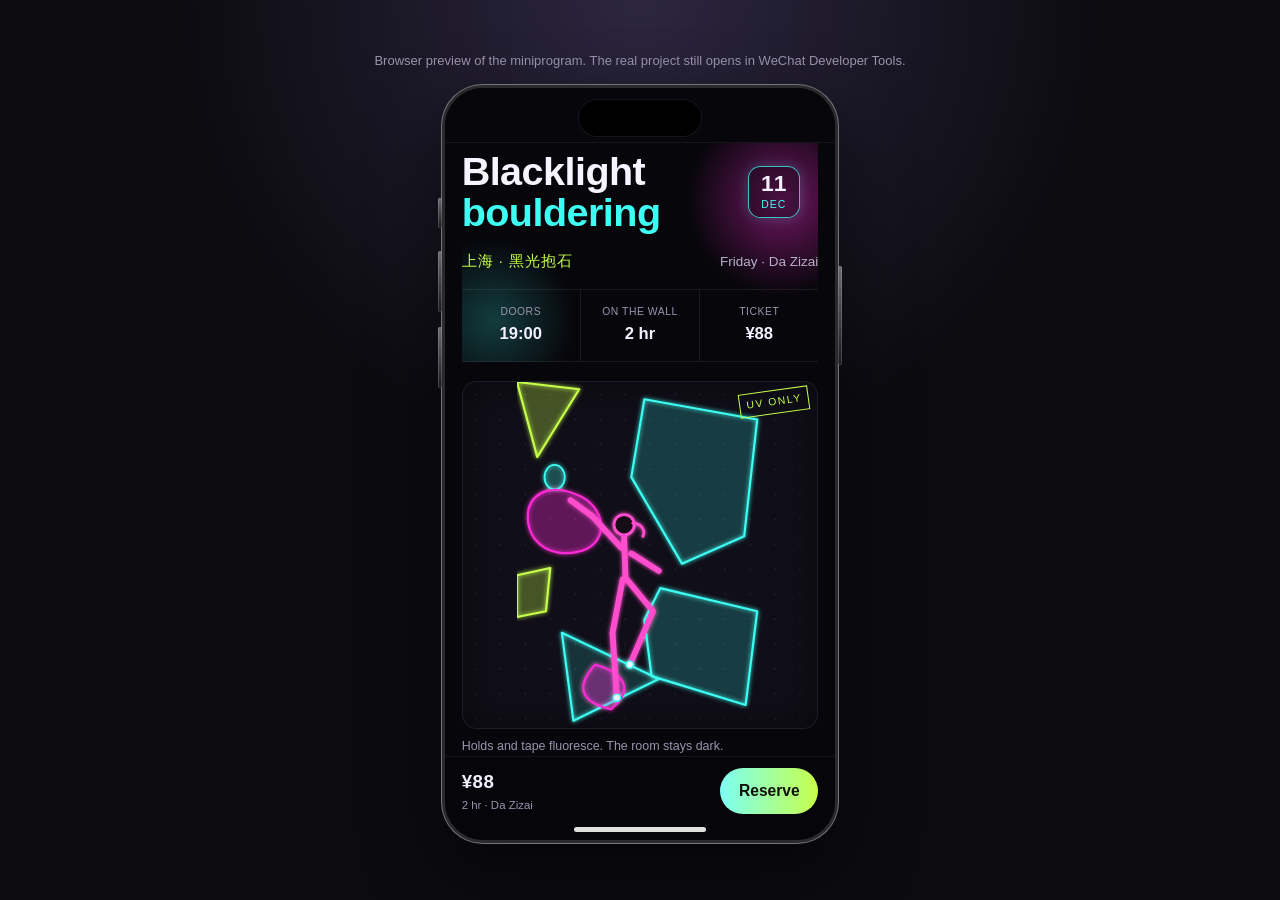
<file: preview/index.html>
<!DOCTYPE html>
<html lang="en">
<head>
  <meta charset="utf-8">
  <meta name="viewport" content="width=device-width, initial-scale=1">
  <title>Da Zizai — browser preview</title>
  <link rel="stylesheet" href="preview.css?v=16">
  <style>
    :root {
      --screen-w: min(390px, calc(100vw - 96px));
      --screen-h: min(844px, calc(100dvh - 148px));
      --rpx: calc(var(--screen-w) / 750);
    }

    body {
      margin: 0;
      background: #0c0b10;
      color: #f4f0ff;
      font-family: -apple-system, BlinkMacSystemFont, "Segoe UI", "PingFang SC", "Microsoft YaHei", sans-serif;
    }

    .stage {
      height: 100vh;
      height: 100dvh;
      display: flex;
      flex-direction: column;
      align-items: center;
      justify-content: center;
      box-sizing: border-box;
      padding: 16px 12px 20px;
      background:
        radial-gradient(circle at 50% 0%, #2c2640 0%, transparent 42%),
        #0c0b10;
    }

    .note {
      margin: 0 0 14px;
      padding: 0 16px;
      color: #9a94ae;
      font-size: 13px;
      line-height: 1.4;
      text-align: center;
    }

    .iphone {
      position: relative;
      box-sizing: border-box;
      width: calc(var(--screen-w) + 8px);
      height: calc(var(--screen-h) + 8px);
      flex: 0 0 auto;
      padding: 4px;
      border-radius: 42px;
      background: #2a2a2e;
      box-shadow:
        inset 0 0 0 1px rgba(255, 255, 255, 0.35),
        0 28px 70px rgba(0, 0, 0, 0.55);
    }

    .hw {
      position: absolute;
      width: 4px;
      border-radius: 2px;
      background: linear-gradient(#6a6a72, #1a1a1e);
      box-shadow: inset 0 0 0 1px rgba(255, 255, 255, 0.16);
    }

    .hw-silent {
      left: -3px;
      top: 15%;
      height: 4%;
    }

    .hw-vol {
      left: -3px;
      height: 8%;
    }

    .hw-vol-up {
      top: 22%;
    }

    .hw-vol-down {
      top: 32%;
    }

    .hw-power {
      right: -3px;
      top: 24%;
      height: 13%;
    }

    .device {
      width: 100%;
      height: 100%;
      position: relative;
      display: flex;
      flex-direction: column;
      overflow: hidden;
      border-radius: 38px;
      background: #07060b;
    }

    .island {
      position: absolute;
      top: 12px;
      left: 50%;
      z-index: 70;
      width: 122px;
      height: 36px;
      transform: translateX(-50%);
      border-radius: 20px;
      background: #000;
      box-shadow: 0 0 0 1px rgba(255, 255, 255, 0.06);
      pointer-events: none;
    }

    .home-indicator {
      position: absolute;
      left: 50%;
      bottom: 8px;
      z-index: 70;
      width: 132px;
      height: 5px;
      transform: translateX(-50%);
      border-radius: 999px;
      background: rgba(255, 255, 255, 0.88);
      pointer-events: none;
    }

    .device * {
      box-sizing: border-box;
    }

    .scroll {
      flex: 1;
      min-height: 0;
      overflow-x: hidden;
      overflow-y: auto;
      scrollbar-width: none;
    }

    .scroll::-webkit-scrollbar {
      width: 0;
      height: 0;
    }

    .device .nav,
    .device .dock {
      position: relative;
      top: auto;
      right: auto;
      bottom: auto;
      left: auto;
      flex-shrink: 0;
    }

    .device .nav {
      padding-top: 54px;
    }

    .device .bar {
      min-height: calc(88 * var(--rpx));
    }

    .nav-home {
      padding-top: 58px;
    }


    .device .dock {
      padding-bottom: 26px;
    }

    .nav-home .bar {
      min-height: 0;
    }

    .home .page {
      padding-bottom: calc(28 * var(--rpx));
    }

    .device button {
      font-family: inherit;
      cursor: pointer;
      border: 0;
      background: transparent;
    }

    .device input,
    .device select {
      font-family: inherit;
      font-size: max(16px, calc(30 * var(--rpx)));
    }

    .device input:focus,
    .device select:focus {
      outline: none;
      border-color: rgba(61, 255, 242, 0.85);
    }

    .device select.field {
      appearance: none;
    }

    .wave,
    .choice,
    .agree,
    .code-wrap,
    .row {
      cursor: pointer;
    }

    #dock[hidden] {
      display: none !important;
    }

    .modal {
      position: absolute;
      inset: 0;
      z-index: 40;
      display: flex;
      align-items: flex-end;
      padding: 16px;
      background: rgba(0, 0, 0, 0.55);
    }

    .modal[hidden] {
      display: none !important;
    }

    .sheet {
      width: 100%;
      padding: 22px 18px 16px;
      border-radius: 20px;
      background: #14121c;
      border: 1px solid rgba(255, 255, 255, 0.08);
    }

    .sheet-title {
      margin: 0;
      font-size: 18px;
      font-weight: 700;
    }

    .sheet-copy {
      margin: 8px 0 18px;
      color: #b7b1c9;
      font-size: 14px;
      line-height: 1.45;
    }

    .sheet-actions {
      display: flex;
      gap: 10px;
    }

    .sheet-actions button {
      flex: 1;
    }

    .device .danger {
      height: 44px;
      border: 0;
      border-radius: 999px;
      background: #ff2bd6;
      color: #1a0612;
      font-size: 15px;
      font-weight: 700;
    }

    .toast {
      position: absolute;
      left: 50%;
      bottom: 28px;
      z-index: 50;
      transform: translateX(-50%);
      padding: 8px 14px;
      border-radius: 999px;
      background: rgba(20, 18, 28, 0.96);
      border: 1px solid rgba(255, 255, 255, 0.1);
      color: #f4f0ff;
      font-size: 13px;
      white-space: nowrap;
    }

    .toast[hidden] {
      display: none !important;
    }

    @media (max-width: 420px) {
      .hw {
        display: none;
      }

      .iphone {
        width: min(100vw - 12px, calc(var(--screen-w) + 8px));
        padding: 3px;
        border-radius: 36px;
      }
    }
  </style>
</head>
<body>
  <div class="stage">
    <p class="note">Browser preview of the miniprogram. The real project still opens in WeChat Developer Tools.</p>
    <div class="iphone">
      <span class="hw hw-silent"></span>
      <span class="hw hw-vol hw-vol-up"></span>
      <span class="hw hw-vol hw-vol-down"></span>
      <span class="hw hw-power"></span>
      <div class="device home" id="device">
        <div class="island"></div>
        <div class="home-indicator"></div>
        <div class="nav" id="nav"></div>
        <div class="scroll" id="scroll"></div>
        <div class="dock" id="dock"></div>
        <div class="modal" id="modal" hidden>
          <div class="sheet">
            <p class="sheet-title">Give up this spot?</p>
            <p class="sheet-copy">The pass code on this phone will be deleted.</p>
            <div class="sheet-actions">
              <button type="button" class="ghost" data-action="keep">Keep</button>
              <button type="button" class="danger" data-action="drop">Drop</button>
            </div>
          </div>
        </div>
        <div class="toast" id="toast" hidden></div>
      </div>
    </div>
  </div>
  <script src="../utils/event.js?v=7"></script>
  <script src="../utils/form.js"></script>
  <script src="preview.js?v=10"></script>
</body>
</html>
</file>
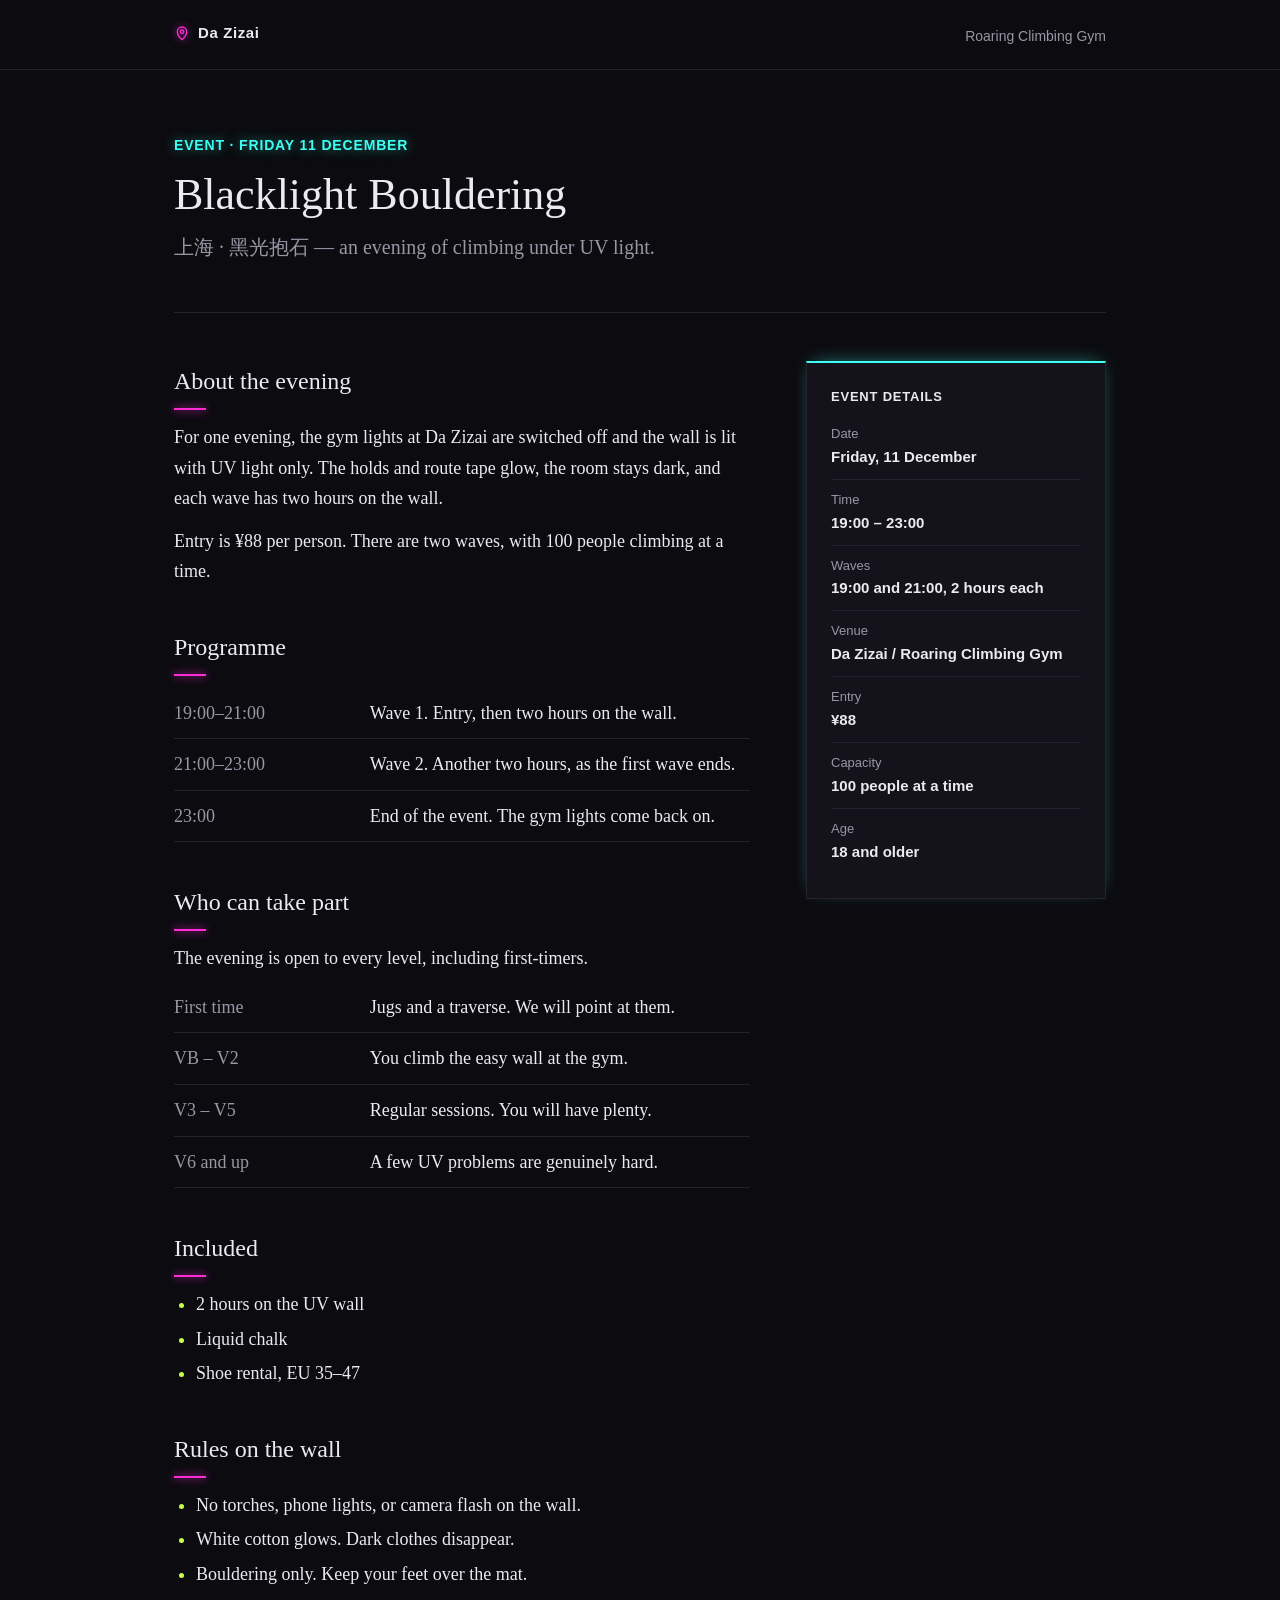
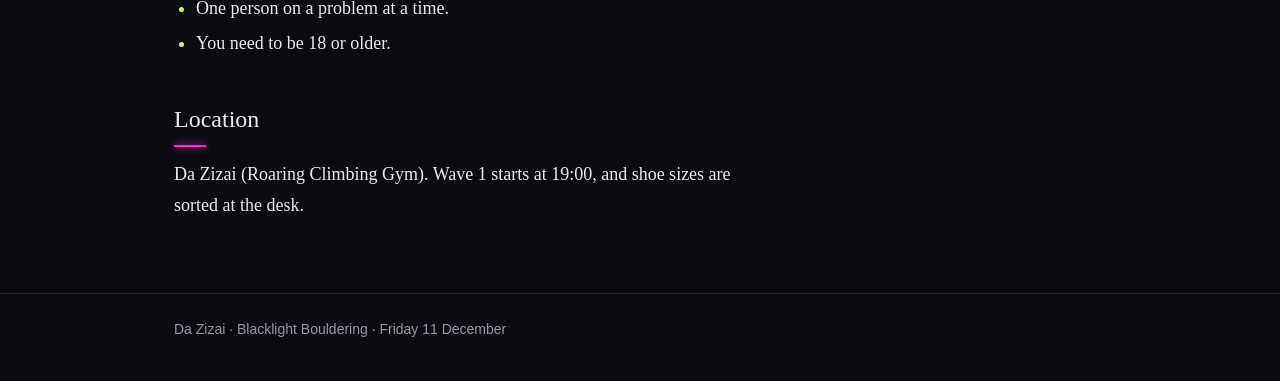
<file: web/index.html>
<!doctype html>
<html lang="en">
<head>
  <meta charset="utf-8">
  <meta name="viewport" content="width=device-width, initial-scale=1">
  <title>Blacklight Bouldering · Da Zizai · 11 December</title>
  <meta name="description" content="A blacklight bouldering evening at Da Zizai (Roaring Climbing Gym). Friday 11 December, two waves from 19:00 to 23:00. ¥88.">
  <style>
    :root {
      --text: #ece9f2;
      --muted: #9a96a6;
      --line: #26232e;
      --bg: #0c0b10;
      --soft: #14121a;
      --cyan: #3dfff2;
      --lime: #c6ff4a;
      --magenta: #ff2bd6;
    }

    * { box-sizing: border-box; margin: 0; padding: 0; }

    body {
      background: var(--bg);
      color: var(--text);
      font-family: Georgia, "Times New Roman", "Songti SC", serif;
      font-size: 18px;
      line-height: 1.7;
    }

    .container { max-width: 980px; margin: 0 auto; padding: 0 24px; }

    .site-header { border-bottom: 1px solid var(--line); }
    .site-header .container {
      display: flex;
      justify-content: space-between;
      align-items: baseline;
      padding-top: 20px;
      padding-bottom: 20px;
    }
    .site-name {
      font-family: "Helvetica Neue", Arial, "PingFang SC", sans-serif;
      font-size: 15px;
      font-weight: 700;
      letter-spacing: 0.04em;
      display: inline-flex;
      align-items: center;
      gap: 8px;
    }
    .site-name svg {
      width: 16px;
      height: 16px;
      flex: none;
      color: var(--magenta);
      filter: drop-shadow(0 0 4px rgba(255, 43, 214, 0.7));
    }
    .site-place {
      font-family: "Helvetica Neue", Arial, "PingFang SC", sans-serif;
      font-size: 14px;
      color: var(--muted);
    }

    .intro {
      padding: 64px 0 48px;
      border-bottom: 1px solid var(--line);
    }
    .intro .kicker {
      font-family: "Helvetica Neue", Arial, sans-serif;
      font-size: 14px;
      font-weight: 600;
      letter-spacing: 0.06em;
      text-transform: uppercase;
      color: var(--cyan);
      text-shadow: 0 0 12px rgba(61, 255, 242, 0.5);
    }
    .intro h1 {
      margin: 12px 0 8px;
      font-size: 44px;
      font-weight: 400;
      line-height: 1.2;
    }
    .intro .subtitle { color: var(--muted); font-size: 20px; }

    .layout {
      display: grid;
      grid-template-columns: 1fr 300px;
      gap: 56px;
      padding: 48px 0 72px;
    }

    main h2 {
      margin: 40px 0 12px;
      font-size: 24px;
      font-weight: 400;
    }
    main h2::after {
      content: "";
      display: block;
      width: 32px;
      height: 2px;
      margin-top: 6px;
      background: var(--magenta);
      box-shadow: 0 0 8px var(--magenta);
    }
    main h2:first-child { margin-top: 0; }
    main p + p { margin-top: 12px; }
    main ul { margin: 8px 0 0 22px; }
    main li { margin: 4px 0; }
    main li::marker { color: var(--lime); }

    table {
      width: 100%;
      border-collapse: collapse;
      margin-top: 8px;
    }
    th, td {
      padding: 10px 0;
      border-bottom: 1px solid var(--line);
      text-align: left;
      vertical-align: top;
    }
    th {
      width: 34%;
      padding-right: 16px;
      font-weight: 400;
      color: var(--muted);
      white-space: nowrap;
    }

    aside .box {
      position: sticky;
      top: 24px;
      padding: 24px;
      background: var(--soft);
      border: 1px solid var(--line);
      border-top: 2px solid var(--cyan);
      box-shadow: 0 -4px 18px -8px rgba(61, 255, 242, 0.6);
      font-family: "Helvetica Neue", Arial, "PingFang SC", sans-serif;
      font-size: 15px;
      line-height: 1.6;
    }
    aside h2 {
      margin-bottom: 16px;
      font-size: 13px;
      font-weight: 700;
      letter-spacing: 0.06em;
      text-transform: uppercase;
    }
    aside dl div { padding: 10px 0; border-top: 1px solid var(--line); }
    aside dl div:first-child { border-top: 0; padding-top: 0; }
    aside dt { color: var(--muted); font-size: 13px; }
    aside dd { font-weight: 600; }

    .site-footer {
      border-top: 1px solid var(--line);
      font-family: "Helvetica Neue", Arial, sans-serif;
      font-size: 14px;
      color: var(--muted);
    }
    .site-footer .container { padding-top: 24px; padding-bottom: 40px; }

    @media (max-width: 760px) {
      body { font-size: 17px; }
      .intro { padding: 40px 0 32px; }
      .intro h1 { font-size: 34px; }
      .layout { grid-template-columns: 1fr; gap: 40px; padding-top: 32px; }
      aside { order: -1; }
      aside .box { position: static; }
    }
  </style>
</head>
<body>
  <header class="site-header">
    <div class="container">
      <span class="site-name">
        <svg viewBox="0 0 24 24" fill="none" stroke="currentColor" stroke-width="2" stroke-linecap="round" stroke-linejoin="round" aria-label="Venue">
          <path d="M12 22s7-6.2 7-12a7 7 0 0 0-14 0c0 5.8 7 12 7 12z"/>
          <circle cx="12" cy="10" r="2.5"/>
        </svg>
        Da Zizai
      </span>
      <span class="site-place">Roaring Climbing Gym</span>
    </div>
  </header>

  <div class="container">
    <section class="intro">
      <p class="kicker">Event · Friday 11 December</p>
      <h1>Blacklight Bouldering</h1>
      <p class="subtitle">上海 · 黑光抱石 — an evening of climbing under UV light.</p>
    </section>

    <div class="layout">
      <main>
        <h2>About the evening</h2>
        <p>For one evening, the gym lights at Da Zizai are switched off and the wall is lit with UV light only. The holds and route tape glow, the room stays dark, and each wave has two hours on the wall.</p>
        <p>Entry is ¥88 per person. There are two waves, with 100 people climbing at a time.</p>

        <h2>Programme</h2>
        <table>
          <tr><th>19:00–21:00</th><td>Wave 1. Entry, then two hours on the wall.</td></tr>
          <tr><th>21:00–23:00</th><td>Wave 2. Another two hours, as the first wave ends.</td></tr>
          <tr><th>23:00</th><td>End of the event. The gym lights come back on.</td></tr>
        </table>

        <h2>Who can take part</h2>
        <p>The evening is open to every level, including first-timers.</p>
        <table>
          <tr><th>First time</th><td>Jugs and a traverse. We will point at them.</td></tr>
          <tr><th>VB – V2</th><td>You climb the easy wall at the gym.</td></tr>
          <tr><th>V3 – V5</th><td>Regular sessions. You will have plenty.</td></tr>
          <tr><th>V6 and up</th><td>A few UV problems are genuinely hard.</td></tr>
        </table>

        <h2>Included</h2>
        <ul>
          <li>2 hours on the UV wall</li>
          <li>Liquid chalk</li>
          <li>Shoe rental, EU 35–47</li>
        </ul>

        <h2>Rules on the wall</h2>
        <ul>
          <li>No torches, phone lights, or camera flash on the wall.</li>
          <li>White cotton glows. Dark clothes disappear.</li>
          <li>Bouldering only. Keep your feet over the mat.</li>
          <li>One person on a problem at a time.</li>
          <li>You need to be 18 or older.</li>
        </ul>

        <h2>Location</h2>
        <p>Da Zizai (Roaring Climbing Gym). Wave 1 starts at 19:00, and shoe sizes are sorted at the desk.</p>
      </main>

      <aside>
        <div class="box">
          <h2>Event details</h2>
          <dl>
            <div><dt>Date</dt><dd>Friday, 11 December</dd></div>
            <div><dt>Time</dt><dd>19:00 – 23:00</dd></div>
            <div><dt>Waves</dt><dd>19:00 and 21:00, 2 hours each</dd></div>
            <div><dt>Venue</dt><dd>Da Zizai / Roaring Climbing Gym</dd></div>
            <div><dt>Entry</dt><dd>¥88</dd></div>
            <div><dt>Capacity</dt><dd>100 people at a time</dd></div>
            <div><dt>Age</dt><dd>18 and older</dd></div>
          </dl>
        </div>
      </aside>
    </div>
  </div>

  <footer class="site-footer">
    <div class="container">Da Zizai · Blacklight Bouldering · Friday 11 December</div>
  </footer>
</body>
</html>
</file>
<file: preview/preview.css>
.device {
  background: #07060b;
  color: #f4f0ff;
  font-family: -apple-system, BlinkMacSystemFont, "PingFang SC", "Helvetica Neue", "Microsoft YaHei", sans-serif;
  font-size: calc(28 * var(--rpx));
  line-height: 1.5;
}.device view, .device text, .device button, .device input {
  box-sizing: border-box;
}.device button {
  margin: 0;
  padding: 0;
  background: transparent;
  border-radius: 0;
  font-size: inherit;
  color: inherit;
  line-height: normal;
}.device button::after {
  border: none;
}.device .btn {
  height: calc(88 * var(--rpx));
  line-height: calc(88 * var(--rpx));
  padding: 0 calc(36 * var(--rpx));
  border-radius: calc(999 * var(--rpx));
  background: linear-gradient(90deg, #7dfff4 0%, #c6ff4a 100%);
  color: #101208;
  font-size: calc(30 * var(--rpx));
  font-weight: 700;
  text-align: center;
}.device .btn-hover {
  opacity: 0.84;
}.device .ghost {
  height: calc(88 * var(--rpx));
  line-height: calc(84 * var(--rpx));
  padding: 0 calc(32 * var(--rpx));
  border-radius: calc(999 * var(--rpx));
  border: calc(2 * var(--rpx)) solid rgba(61, 255, 242, 0.55);
  color: #3dfff2;
  font-size: calc(28 * var(--rpx));
  font-weight: 600;
  text-align: center;
  background: transparent;
}.device .ghost-hover {
  opacity: 0.75;
}.device .ph {
  color: #6e6884;
}

.device .nav {
  position: fixed;
  top: 0;
  left: 0;
  right: 0;
  z-index: 20;
  background: #07060b;
  border-bottom: calc(1 * var(--rpx)) solid rgba(255, 255, 255, 0.06);
}.device .bar {
  display: flex;
  align-items: center;
  padding-left: calc(32 * var(--rpx));
  position: relative;
}.device .side {
  display: flex;
  align-items: center;
  min-width: calc(140 * var(--rpx));
}.device .brand {
  display: flex;
  align-items: center;
}.device .word {
  font-size: calc(26 * var(--rpx));
  font-weight: 700;
  letter-spacing: calc(5 * var(--rpx));
  color: #f4f0ff;
}.device .dot {
  width: calc(10 * var(--rpx));
  height: calc(10 * var(--rpx));
  margin-left: calc(10 * var(--rpx));
  border-radius: 50%;
  background: #3dfff2;
  box-shadow: 0 0 calc(12 * var(--rpx)) #3dfff2;
}.device .back {
  display: flex;
  align-items: center;
  height: calc(64 * var(--rpx));
  padding-right: calc(16 * var(--rpx));
  color: #f4f0ff;
  font-size: calc(28 * var(--rpx));
}.device .back-hover {
  opacity: 0.6;
}.device .chevron {
  width: calc(16 * var(--rpx));
  height: calc(16 * var(--rpx));
  margin-right: calc(10 * var(--rpx));
  border-left: calc(4 * var(--rpx)) solid #f4f0ff;
  border-bottom: calc(4 * var(--rpx)) solid #f4f0ff;
  transform: rotate(45deg);
}.device .nav-title {
  position: absolute;
  left: calc(180 * var(--rpx));
  right: calc(180 * var(--rpx));
  text-align: center;
  font-size: calc(30 * var(--rpx));
  font-weight: 600;
  color: #f4f0ff;
}

.home .page {
  padding-right: calc(32 * var(--rpx));
  padding-left: calc(32 * var(--rpx));
  padding-bottom: calc(calc(180 * var(--rpx)) + constant(safe-area-inset-bottom));
  padding-bottom: calc(calc(180 * var(--rpx)) + env(safe-area-inset-bottom));
}.home .hero {
  position: relative;
  padding-top: calc(16 * var(--rpx));
  overflow: hidden;
}.home .orb {
  position: absolute;
  border-radius: 50%;
}.home .orb-a {
  width: calc(380 * var(--rpx));
  height: calc(380 * var(--rpx));
  top: calc(-80 * var(--rpx));
  right: calc(-120 * var(--rpx));
  background: radial-gradient(circle, rgba(255, 43, 214, 0.42), transparent 68%);
}.home .orb-b {
  width: calc(320 * var(--rpx));
  height: calc(320 * var(--rpx));
  left: calc(-100 * var(--rpx));
  top: calc(180 * var(--rpx));
  background: radial-gradient(circle, rgba(61, 255, 242, 0.22), transparent 70%);
}.home .date-badge {
  position: absolute;
  top: calc(44 * var(--rpx));
  right: calc(36 * var(--rpx));
  z-index: 2;
  width: calc(100 * var(--rpx));
  height: calc(100 * var(--rpx));
  display: flex;
  flex-direction: column;
  align-items: center;
  justify-content: center;
  border: calc(2 * var(--rpx)) solid rgba(61, 255, 242, 0.75);
  border-radius: calc(24 * var(--rpx));
  box-shadow: 0 0 calc(24 * var(--rpx)) rgba(61, 255, 242, 0.22);
  background: rgba(7, 6, 11, 0.35);
}.home .date-day {
  font-size: calc(44 * var(--rpx));
  font-weight: 700;
  line-height: 1;
  color: #f4f0ff;
}.home .date-mon {
  margin-top: calc(4 * var(--rpx));
  color: #3dfff2;
  font-size: calc(20 * var(--rpx));
  letter-spacing: calc(2 * var(--rpx));
}.home .title {
  display: block;
  position: relative;
  left: 0;
  right: auto;
  padding-right: calc(156 * var(--rpx));
  font-size: calc(76 * var(--rpx));
  font-weight: 700;
  line-height: 1.02;
  letter-spacing: calc(-1 * var(--rpx));
  color: #f7f4ff;
}.home .accent {
  color: #3dfff2;
}.home .meta-row {
  display: flex;
  align-items: baseline;
  justify-content: space-between;
  margin-top: calc(36 * var(--rpx));
}.home .zh {
  display: block;
  position: relative;
  margin-top: 0;
  margin-right: calc(16 * var(--rpx));
  color: #c6ff4a;
  font-size: calc(28 * var(--rpx));
  letter-spacing: calc(2 * var(--rpx));
}.home .when {
  display: block;
  position: relative;
  margin-top: 0;
  color: #b7b1c9;
  font-size: calc(26 * var(--rpx));
}.home .facts {
  display: flex;
  position: relative;
  margin-top: calc(32 * var(--rpx));
  border-top: calc(1 * var(--rpx)) solid rgba(255, 255, 255, 0.08);
  border-bottom: calc(1 * var(--rpx)) solid rgba(255, 255, 255, 0.08);
}.home .fact {
  flex: 1;
  min-width: 0;
  padding: calc(26 * var(--rpx)) calc(12 * var(--rpx));
  text-align: center;
}.home .fact + .fact {
  border-left: calc(1 * var(--rpx)) solid rgba(255, 255, 255, 0.08);
}.home .fact-k {
  display: block;
  color: #9a94ae;
  font-size: calc(20 * var(--rpx));
  letter-spacing: calc(1 * var(--rpx));
  text-align: center;
  text-transform: uppercase;
}.home .fact-v {
  display: block;
  margin-top: calc(6 * var(--rpx));
  color: #f4f0ff;
  font-size: calc(32 * var(--rpx));
  font-weight: 700;
  text-align: center;
}.home .fold {
  display: flex;
  flex-direction: column;
  box-sizing: border-box;
}.home .wall {
  position: relative;
  flex: 1 1 auto;
  height: auto;
  min-height: 0;
  overflow: hidden;
  margin-top: calc(36 * var(--rpx));
  overflow: hidden;
  border-radius: calc(28 * var(--rpx));
  border: calc(1 * var(--rpx)) solid rgba(255, 255, 255, 0.06);
  background-color: #100e18;
  background-image: radial-gradient(circle, rgba(255, 255, 255, 0.16) calc(1 * var(--rpx)), transparent calc(2 * var(--rpx)));
  background-size: calc(48 * var(--rpx)) calc(48 * var(--rpx));
  box-shadow: inset 0 0 calc(80 * var(--rpx)) rgba(0, 0, 0, 0.45);
}.home .wall-art {
  position: absolute;
  top: 0;
  right: 0;
  bottom: 0;
  left: 0;
  display: block;
  width: 100%;
  height: 100%;
  object-fit: contain;
}.home .stamp {
  position: absolute;
  top: calc(16 * var(--rpx));
  right: calc(16 * var(--rpx));
  left: auto;
  z-index: 3;
  padding: calc(6 * var(--rpx)) calc(12 * var(--rpx));
  border: calc(2 * var(--rpx)) solid #c6ff4a;
  color: #c6ff4a;
  font-size: calc(20 * var(--rpx));
  letter-spacing: calc(3 * var(--rpx));
  transform: rotate(-8deg);
  animation: glow 2.8s ease-in-out infinite;
}@keyframes glow {
  0%,
  100% { opacity: 0.72; }
  50% { opacity: 1; }
}.home .route-tape {
  position: absolute;
  z-index: 1;
  height: calc(6 * var(--rpx));
  margin-top: calc(-3 * var(--rpx));
  transform-origin: 0 50%;
  background: repeating-linear-gradient(
    90deg,
    rgba(198, 255, 74, 0.95) 0 calc(12 * var(--rpx)),
    rgba(198, 255, 74, 0.15) calc(12 * var(--rpx)) calc(18 * var(--rpx))
  );
  box-shadow: 0 0 calc(8 * var(--rpx)) rgba(198, 255, 74, 0.75);
}.home .hold {
  position: absolute;
  z-index: 2;
}.home .hold-ring, .home .hold-lip, .home .hold-bolt {
  position: absolute;
}.home .hold-bolt {
  left: 46%;
  top: 40%;
  width: calc(8 * var(--rpx));
  height: calc(8 * var(--rpx));
  border-radius: 50%;
  background: #120e18;
  box-shadow: inset 0 0 0 calc(1 * var(--rpx)) rgba(255, 255, 255, 0.35);
}.home .shape-jug {
  border-radius: calc(22 * var(--rpx)) calc(28 * var(--rpx)) calc(34 * var(--rpx)) calc(18 * var(--rpx));
}.home .shape-jug .hold-bolt {
  top: 24%;
  left: 34%;
}.home .shape-jug .hold-lip {
  left: 12%;
  right: 14%;
  bottom: 10%;
  height: 36%;
  border-radius: calc(10 * var(--rpx)) calc(10 * var(--rpx)) calc(18 * var(--rpx)) calc(18 * var(--rpx));
  background: rgba(0, 0, 0, 0.5);
  box-shadow: inset 0 calc(4 * var(--rpx)) 0 rgba(255, 255, 255, 0.45);
}.home .shape-crimp {
  border-radius: calc(7 * var(--rpx));
}.home .shape-crimp .hold-lip {
  left: 8%;
  right: 8%;
  top: 16%;
  height: 28%;
  border-radius: calc(6 * var(--rpx));
  background: rgba(255, 255, 255, 0.42);
}.home .shape-pinch {
  border-radius: 46%;
}.home .shape-pinch .hold-lip {
  top: 14%;
  bottom: 14%;
  left: 12%;
  width: 22%;
  border-radius: 40%;
  background: rgba(0, 0, 0, 0.4);
  box-shadow: inset calc(-2 * var(--rpx)) 0 0 rgba(255, 255, 255, 0.28);
}.home .shape-sloper {
  border-radius: 50%;
}.home .shape-sloper .hold-lip {
  left: 16%;
  top: 12%;
  width: 38%;
  height: 30%;
  border-radius: 50%;
  background: rgba(255, 255, 255, 0.22);
}.home .shape-foot {
  border-radius: 42% 48% 40% 46%;
}.home .shape-foot .hold-lip {
  left: 18%;
  right: 18%;
  bottom: 16%;
  height: 32%;
  border-radius: 40%;
  background: rgba(0, 0, 0, 0.4);
}.home .shape-foot .hold-bolt {
  width: calc(5 * var(--rpx));
  height: calc(5 * var(--rpx));
}.home .mark-start .hold-ring {
  left: calc(-12 * var(--rpx));
  top: calc(-12 * var(--rpx));
  right: calc(-12 * var(--rpx));
  bottom: calc(-12 * var(--rpx));
  border: calc(3 * var(--rpx)) dashed #c6ff4a;
  border-radius: 50%;
  box-shadow: 0 0 calc(10 * var(--rpx)) rgba(198, 255, 74, 0.85);
}.home .mark-finish .hold-ring {
  left: calc(-10 * var(--rpx));
  top: calc(-10 * var(--rpx));
  right: calc(-10 * var(--rpx));
  bottom: calc(-10 * var(--rpx));
  border: calc(3 * var(--rpx)) solid #3dfff2;
  border-radius: calc(16 * var(--rpx));
  box-shadow: 0 0 calc(14 * var(--rpx)) rgba(61, 255, 242, 0.9);
}.home .tone-cyan {
  background: radial-gradient(circle at 32% 28%, #1d6d68, #0c2a2a 72%);
  border: calc(3 * var(--rpx)) solid #3dfff2;
  box-shadow: 0 0 calc(16 * var(--rpx)) rgba(61, 255, 242, 0.85), inset 0 calc(-8 * var(--rpx)) calc(10 * var(--rpx)) rgba(0, 0, 0, 0.45);
}.home .tone-magenta {
  background: radial-gradient(circle at 32% 28%, #7a2458, #2a0c22 72%);
  border: calc(3 * var(--rpx)) solid #ff2bd6;
  box-shadow: 0 0 calc(16 * var(--rpx)) rgba(255, 43, 214, 0.8), inset 0 calc(-8 * var(--rpx)) calc(10 * var(--rpx)) rgba(0, 0, 0, 0.45);
}.home .tone-lime {
  background: radial-gradient(circle at 32% 28%, #4d6420, #1c240c 72%);
  border: calc(3 * var(--rpx)) solid #c6ff4a;
  box-shadow: 0 0 calc(14 * var(--rpx)) rgba(198, 255, 74, 0.75), inset 0 calc(-8 * var(--rpx)) calc(10 * var(--rpx)) rgba(0, 0, 0, 0.45);
}.home .caption {
  display: block;
  margin-top: calc(16 * var(--rpx));
  color: #9a94ae;
  font-size: calc(24 * var(--rpx));
}.home .section {
  margin-top: calc(56 * var(--rpx));
}.home .h {
  display: block;
  margin-bottom: calc(20 * var(--rpx));
  color: #9a94ae;
  font-size: calc(22 * var(--rpx));
  font-weight: 600;
  letter-spacing: calc(4 * var(--rpx));
  text-transform: uppercase;
}.home .intro {
  display: block;
  margin-top: calc(-6 * var(--rpx));
  margin-bottom: calc(20 * var(--rpx));
  color: #d8d3e8;
  font-size: calc(26 * var(--rpx));
}.home .slot {
  display: flex;
  margin-bottom: calc(22 * var(--rpx));
}.home .slot-t {
  width: calc(96 * var(--rpx));
  flex-shrink: 0;
  color: #3dfff2;
  font-size: calc(26 * var(--rpx));
  font-weight: 700;
}.home .slot-d {
  flex: 1;
  min-width: 0;
  color: #d8d3e8;
  font-size: calc(26 * var(--rpx));
  line-height: 1.45;
}.home .wave {
  margin-bottom: calc(16 * var(--rpx));
  padding: calc(24 * var(--rpx)) calc(28 * var(--rpx));
  border-radius: calc(24 * var(--rpx));
  background: #12101a;
  border: calc(2 * var(--rpx)) solid rgba(255, 255, 255, 0.08);
}.home .wave.mine {
  border-color: rgba(61, 255, 242, 0.85);
  box-shadow: 0 0 calc(28 * var(--rpx)) rgba(61, 255, 242, 0.12);
}.home .wave-hover {
  opacity: 0.82;
}.home .wave-top {
  display: flex;
  align-items: center;
  justify-content: space-between;
}.home .wave-name {
  font-size: calc(30 * var(--rpx));
  font-weight: 700;
}.home .wave-go {
  color: #3dfff2;
  font-size: calc(22 * var(--rpx));
  letter-spacing: calc(1 * var(--rpx));
}.home .wave-time {
  display: block;
  margin-top: calc(8 * var(--rpx));
  font-size: calc(28 * var(--rpx));
  color: #f4f0ff;
}.home .wave-note {
  display: block;
  margin-top: calc(6 * var(--rpx));
  color: #9a94ae;
  font-size: calc(24 * var(--rpx));
}.home .price-row {
  display: flex;
  flex-wrap: wrap;
  align-items: baseline;
  margin-bottom: calc(22 * var(--rpx));
}.home .big {
  font-size: calc(64 * var(--rpx));
  font-weight: 700;
  line-height: 1;
  color: #f4f0ff;
}.home .per {
  flex: 1 0 100%;
  margin-top: calc(10 * var(--rpx));
  color: #9a94ae;
  font-size: calc(26 * var(--rpx));
  line-height: 1.4;
}.home .inc, .home .rule {
  display: flex;
  align-items: flex-start;
  margin-bottom: calc(16 * var(--rpx));
}.home .pip {
  width: calc(12 * var(--rpx));
  height: calc(12 * var(--rpx));
  margin-top: calc(14 * var(--rpx));
  margin-right: calc(16 * var(--rpx));
  flex-shrink: 0;
  border-radius: 50%;
  background: #c6ff4a;
  box-shadow: 0 0 calc(10 * var(--rpx)) #c6ff4a;
}.home .dash {
  width: calc(18 * var(--rpx));
  height: calc(3 * var(--rpx));
  margin-top: calc(18 * var(--rpx));
  margin-right: calc(16 * var(--rpx));
  flex-shrink: 0;
  background: #ff2bd6;
}.home .inc-t, .home .rule-t {
  flex: 1;
  color: #efeaff;
  font-size: calc(28 * var(--rpx));
  line-height: 1.45;
}.home .place {
  padding: calc(28 * var(--rpx));
  border-radius: calc(24 * var(--rpx));
  background: #12101a;
  border: calc(1 * var(--rpx)) solid rgba(255, 255, 255, 0.06);
}.home .place-name {
  display: block;
  font-size: calc(34 * var(--rpx));
  font-weight: 700;
}.home .place-line {
  display: block;
  margin-top: calc(8 * var(--rpx));
  color: #efeaff;
  font-size: calc(28 * var(--rpx));
}.home .place-dim {
  display: block;
  margin-top: calc(8 * var(--rpx));
  color: #9a94ae;
  font-size: calc(24 * var(--rpx));
}.home .place-note {
  display: block;
  margin-top: calc(18 * var(--rpx));
  color: #d8d3e8;
  font-size: calc(26 * var(--rpx));
  line-height: 1.45;
}.home .dock {
  position: fixed;
  left: 0;
  right: 0;
  bottom: 0;
  z-index: 30;
  display: flex;
  align-items: center;
  justify-content: space-between;
  padding: calc(20 * var(--rpx)) calc(32 * var(--rpx)) calc(calc(20 * var(--rpx)) + constant(safe-area-inset-bottom));
  padding: calc(20 * var(--rpx)) calc(32 * var(--rpx)) calc(calc(20 * var(--rpx)) + env(safe-area-inset-bottom));
  background: rgba(7, 6, 11, 0.96);
  border-top: calc(1 * var(--rpx)) solid rgba(255, 255, 255, 0.06);
}.home .dock-copy {
  flex: 1;
  min-width: 0;
  margin-right: calc(24 * var(--rpx));
}.home .dock-code {
  display: block;
  font-size: calc(36 * var(--rpx));
  font-weight: 700;
  letter-spacing: calc(1 * var(--rpx));
}.home .dock-sub {
  display: block;
  margin-top: calc(2 * var(--rpx));
  color: #9a94ae;
  font-size: calc(22 * var(--rpx));
}

.signup .page {
  padding-right: calc(32 * var(--rpx));
  padding-left: calc(32 * var(--rpx));
  padding-bottom: calc(calc(48 * var(--rpx)) + constant(safe-area-inset-bottom));
  padding-bottom: calc(calc(48 * var(--rpx)) + env(safe-area-inset-bottom));
}.signup .kicker {
  display: block;
  margin-top: calc(28 * var(--rpx));
  color: #9a94ae;
  font-size: calc(22 * var(--rpx));
  font-weight: 600;
  letter-spacing: calc(4 * var(--rpx));
}.signup .lead {
  display: block;
  margin-top: calc(10 * var(--rpx));
  font-size: calc(48 * var(--rpx));
  font-weight: 700;
  line-height: 1.15;
}.signup .sub, .signup .keep {
  display: block;
  margin-top: calc(8 * var(--rpx));
  color: #b7b1c9;
  font-size: calc(26 * var(--rpx));
}.signup .keep {
  color: #c6ff4a;
}.signup .block {
  margin-top: calc(40 * var(--rpx));
}.signup .label {
  display: block;
  margin-bottom: calc(16 * var(--rpx));
  color: #9a94ae;
  font-size: calc(22 * var(--rpx));
  font-weight: 600;
  letter-spacing: calc(3 * var(--rpx));
  text-transform: uppercase;
}.signup .choice {
  margin-bottom: calc(16 * var(--rpx));
  padding: calc(24 * var(--rpx)) calc(28 * var(--rpx));
  border-radius: calc(24 * var(--rpx));
  background: #12101a;
  border: calc(2 * var(--rpx)) solid rgba(255, 255, 255, 0.08);
}.signup .choice.on {
  border-color: rgba(61, 255, 242, 0.85);
  box-shadow: 0 0 calc(28 * var(--rpx)) rgba(61, 255, 242, 0.12);
}.signup .choice-name {
  display: block;
  font-size: calc(30 * var(--rpx));
  font-weight: 700;
}.signup .choice-meta {
  display: block;
  margin-top: calc(6 * var(--rpx));
  color: #9a94ae;
  font-size: calc(24 * var(--rpx));
  line-height: 1.4;
}.signup .ph {
  color: #6e6884;
}.signup .field {
  width: 100%;
  height: calc(96 * var(--rpx));
  padding: 0 calc(28 * var(--rpx));
  border-radius: calc(20 * var(--rpx));
  background: #14121c;
  border: calc(2 * var(--rpx)) solid rgba(255, 255, 255, 0.08);
  color: #f4f0ff;
  font-size: calc(30 * var(--rpx));
}.signup .picker {
  margin-top: calc(4 * var(--rpx));
  line-height: calc(96 * var(--rpx));
}.signup .agree {
  display: flex;
  align-items: flex-start;
  margin-top: calc(36 * var(--rpx));
}.signup .tick {
  width: calc(36 * var(--rpx));
  height: calc(36 * var(--rpx));
  margin-top: calc(4 * var(--rpx));
  margin-right: calc(16 * var(--rpx));
  flex-shrink: 0;
  display: flex;
  align-items: center;
  justify-content: center;
  border-radius: calc(8 * var(--rpx));
  border: calc(2 * var(--rpx)) solid rgba(198, 255, 74, 0.75);
}.signup .tick.on {
  background: #c6ff4a;
  border-color: #c6ff4a;
}.signup .tick-mark {
  width: calc(16 * var(--rpx));
  height: calc(8 * var(--rpx));
  margin-top: calc(-6 * var(--rpx));
  border-left: calc(4 * var(--rpx)) solid #152006;
  border-bottom: calc(4 * var(--rpx)) solid #152006;
  transform: rotate(-45deg);
}.signup .agree-copy {
  flex: 1;
  color: #efeaff;
  font-size: calc(26 * var(--rpx));
  line-height: 1.45;
}.signup .error {
  display: block;
  margin-top: calc(28 * var(--rpx));
  color: #ff8ac4;
  font-size: calc(26 * var(--rpx));
}.signup .submit {
  width: 100%;
  margin-top: calc(40 * var(--rpx));
}

.pass .page {
  padding-right: calc(32 * var(--rpx));
  padding-left: calc(32 * var(--rpx));
  padding-bottom: calc(calc(48 * var(--rpx)) + constant(safe-area-inset-bottom));
  padding-bottom: calc(calc(48 * var(--rpx)) + env(safe-area-inset-bottom));
}.pass .saved {
  display: block;
  margin-top: calc(28 * var(--rpx));
  color: #c6ff4a;
  font-size: calc(26 * var(--rpx));
}.pass .pass {
  margin-top: calc(28 * var(--rpx));
  overflow: hidden;
  border-radius: calc(32 * var(--rpx));
  border: calc(1 * var(--rpx)) solid rgba(61, 255, 242, 0.35);
  background: linear-gradient(180deg, #16131f 0%, #0c0b12 100%);
}.pass .pass-bar {
  height: calc(8 * var(--rpx));
  background: linear-gradient(90deg, #3dfff2, #c6ff4a 42%, #ff2bd6);
}.pass .pass-body {
  padding: calc(32 * var(--rpx)) calc(32 * var(--rpx)) calc(36 * var(--rpx));
}.pass .series {
  display: block;
  color: #9a94ae;
  font-size: calc(22 * var(--rpx));
  letter-spacing: calc(4 * var(--rpx));
}.pass .night {
  display: block;
  margin-top: calc(8 * var(--rpx));
  font-size: calc(56 * var(--rpx));
  font-weight: 700;
  line-height: 1;
  color: #f4f0ff;
}.pass .zh {
  display: block;
  margin-top: calc(12 * var(--rpx));
  color: #c6ff4a;
  font-size: calc(26 * var(--rpx));
}.pass .code-wrap {
  margin-top: calc(32 * var(--rpx));
  margin-bottom: calc(12 * var(--rpx));
  padding: calc(28 * var(--rpx)) calc(8 * var(--rpx));
  border-top: calc(1 * var(--rpx)) dashed rgba(255, 255, 255, 0.16);
  border-bottom: calc(1 * var(--rpx)) dashed rgba(255, 255, 255, 0.16);
}.pass .code {
  display: block;
  font-size: calc(64 * var(--rpx));
  font-weight: 700;
  letter-spacing: calc(6 * var(--rpx));
  color: #3dfff2;
  text-shadow: 0 0 calc(18 * var(--rpx)) rgba(61, 255, 242, 0.45);
}.pass .code-hint {
  display: block;
  margin-top: calc(8 * var(--rpx));
  color: #6e6884;
  font-size: calc(22 * var(--rpx));
}.pass .row {
  display: flex;
  margin-top: calc(22 * var(--rpx));
}.pass .k {
  width: calc(120 * var(--rpx));
  flex-shrink: 0;
  color: #9a94ae;
  font-size: calc(24 * var(--rpx));
}.pass .v {
  flex: 1;
  color: #f4f0ff;
  font-size: calc(28 * var(--rpx));
}.pass .phone-hint {
  display: block;
  margin-top: calc(8 * var(--rpx));
  margin-left: calc(120 * var(--rpx));
  color: #6e6884;
  font-size: calc(22 * var(--rpx));
}.pass .where {
  margin-top: calc(32 * var(--rpx));
  padding: calc(24 * var(--rpx));
  border-radius: calc(20 * var(--rpx));
  background: rgba(255, 255, 255, 0.03);
}.pass .where-name {
  display: block;
  font-size: calc(30 * var(--rpx));
  font-weight: 700;
}.pass .where-line, .pass .where-door {
  display: block;
  margin-top: calc(6 * var(--rpx));
  color: #d8d3e8;
  font-size: calc(26 * var(--rpx));
}.pass .where-door {
  margin-top: calc(14 * var(--rpx));
  color: #3dfff2;
}.pass .fine {
  display: block;
  margin-top: calc(20 * var(--rpx));
  color: #6e6884;
  font-size: calc(22 * var(--rpx));
  line-height: 1.45;
}.pass .wide {
  width: 100%;
  margin-top: calc(28 * var(--rpx));
}.pass .text-btn {
  width: 100%;
  height: calc(80 * var(--rpx));
  margin-top: calc(8 * var(--rpx));
  line-height: calc(80 * var(--rpx));
  text-align: center;
  color: #ff8ac4;
  font-size: calc(26 * var(--rpx));
}.pass .lead {
  display: block;
  margin-top: calc(36 * var(--rpx));
  font-size: calc(48 * var(--rpx));
  font-weight: 700;
}.pass .sub {
  display: block;
  margin-top: calc(12 * var(--rpx));
  color: #b7b1c9;
  font-size: calc(28 * var(--rpx));
}.pass .empty-btn {
  margin-top: calc(36 * var(--rpx));
}
</file>
